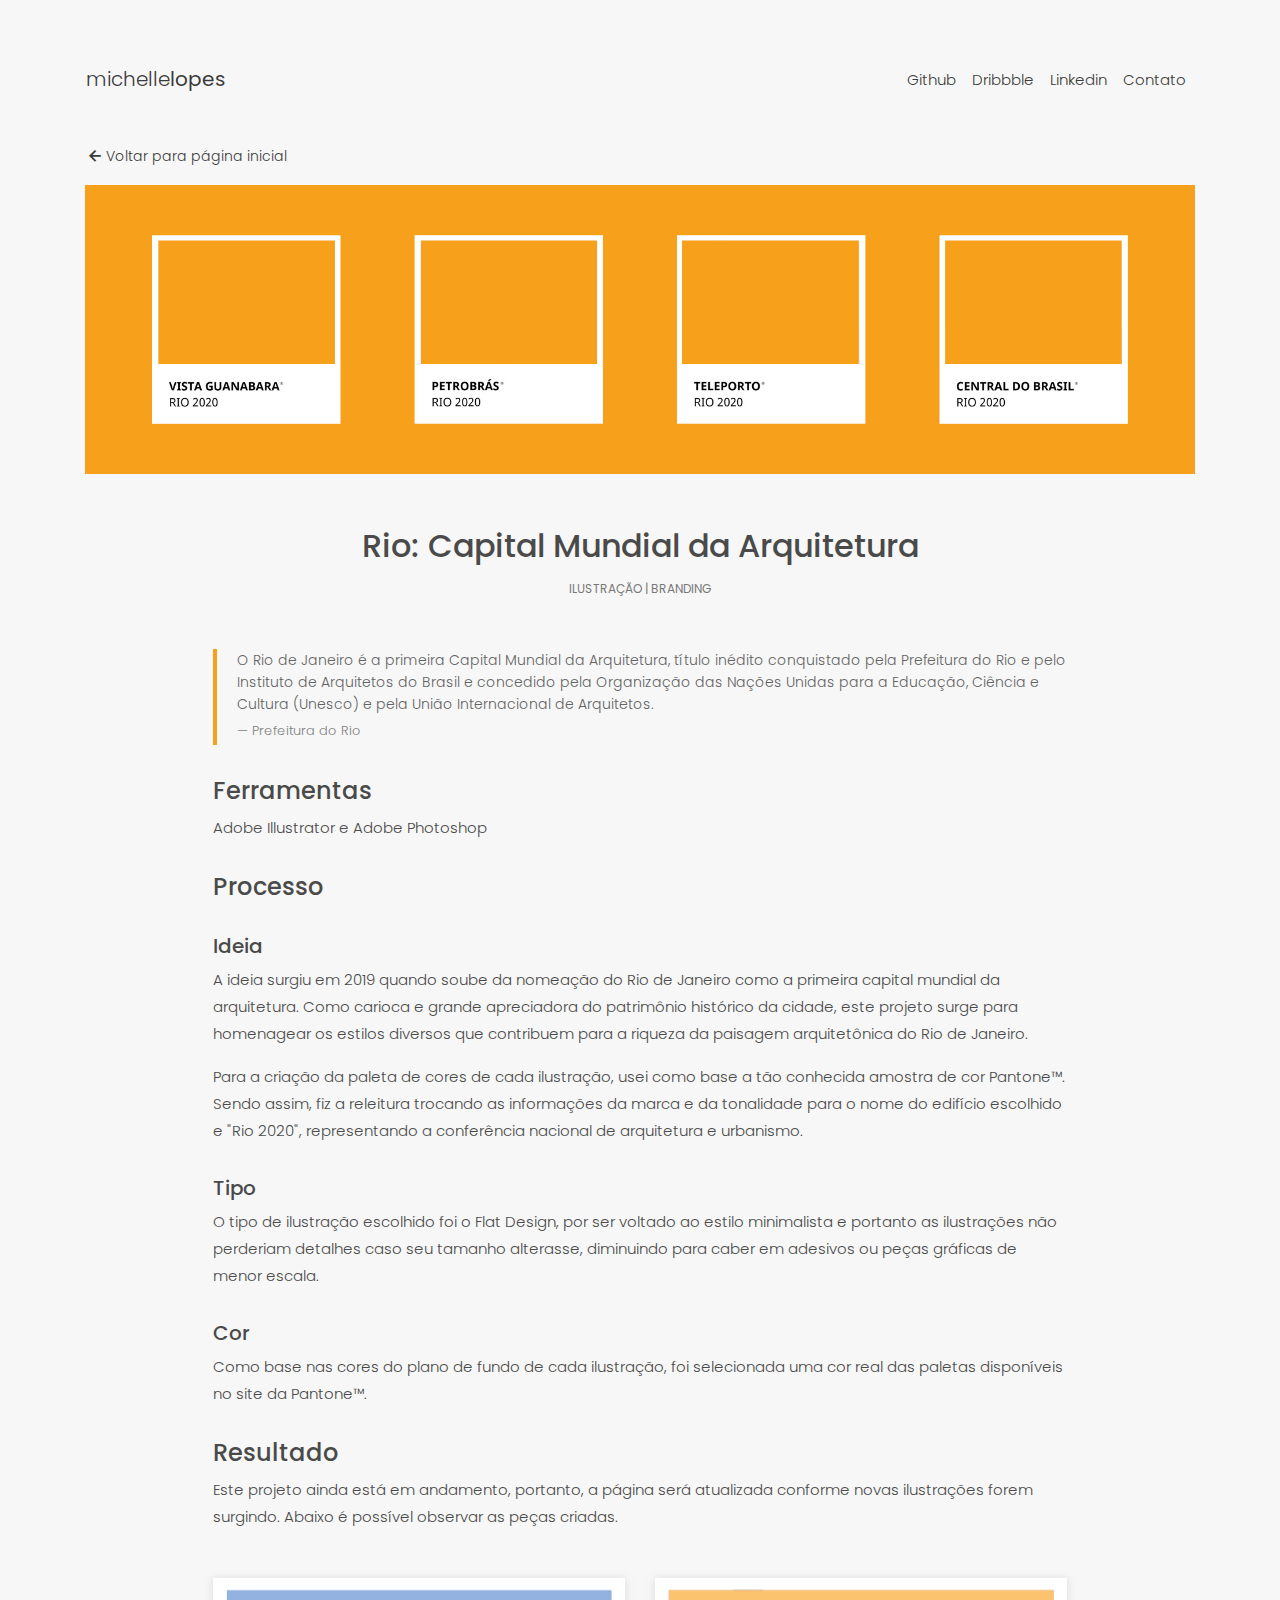
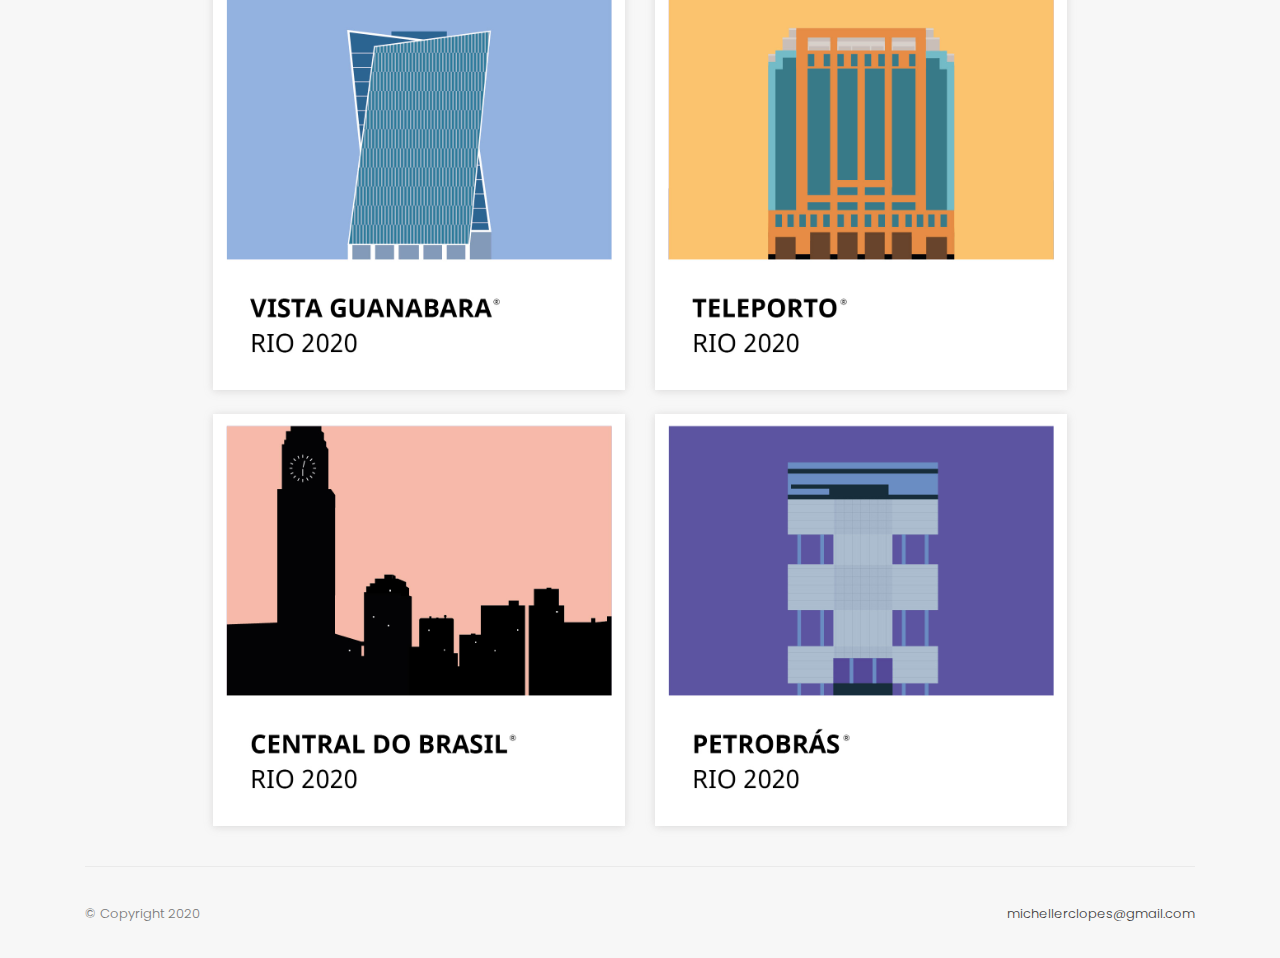
<file: portfolio/rio-capital-mundial.html>
<!DOCTYPE html>
<html lang="pt-br">
  <head>
    <meta charset="utf-8">
    <meta content="width=device-width, initial-scale=1.0" name="viewport">
    <title>Michelle Lopes | Rio Capital Mundial da Arquitetura</title>
    <meta content="Front-end Developer and UI Designer Portfolio" name="descriptison">
    <meta content="freelancer, web design, web development, frontend, front-end, developer, development, design, user interface design, portfolio, UX, UI" name="keywords">
    <meta property="og:title" content="Michelle Lopes | Rio Capital Mundial da Arquitetura">
    <meta property="og:description" content="Projeto Rio Capital Mundial da Arquitetura">
    <meta property="og:image" content="https://michellerclopes.github.io/">
    <meta property="og:url" content="https://michellerclopes.github.io/thumbnail.jpg">
    <link rel="apple-touch-icon" sizes="180x180" href="../assets/img/apple-touch-icon.png">
    <link rel="icon" type="image/png" sizes="32x32" href="../assets/img/favicon-32x32.png">
    <link rel="icon" type="image/png" sizes="16x16" href="../assets/img/favicon-16x16.png">
    <link href="../assets/vendor/bootstrap/css/bootstrap.min.css" rel="stylesheet">
    <link rel="stylesheet" href="../assets/vendor/boxicons/css/boxicons.min.css">
    <link href="../assets/css/style.css" rel="stylesheet">
  </head>
  <body>
  <nav class="navbar navbar-expand-sm container d-flex mt-5">
    <div>
      <a class="navbar-brand" href="../index.html">michelle<strong>lopes</strong></a>
    </div>
    <button class="navbar-toggler p-0" type="button" data-toggle="collapse" data-target="#collapsibleNavbar">
      <i class='bx bx-menu'></i>
    </button>
    <div class="collapse navbar-collapse justify-content-end" id="collapsibleNavbar">
      <ul class="navbar-nav">
        <li class="nav-item">
          <a class="nav-link" target="_blank" href="https://github.com/michellerclopes">Github</a>
        </li>
        <li class="nav-item">
          <a class="nav-link" target="_blank" href="https://dribbble.com/michellerclopes">Dribbble</a>
        </li>
        <li class="nav-item">
          <a class="nav-link" target="_blank" href="https://www.linkedin.com/in/michellerclopes/">Linkedin</a>
        </li>
        <li class="nav-item">
          <a class="nav-link" target="_blank" href="https://t.me/michellerclopes">Contato</a>
        </li>
      </ul>
    </div>  
  </nav>
  <div class="container inner-portfolio">
    <a href="../index.html" class="btn-voltar"><i class='bx bx-left-arrow-alt'></i>Voltar para página inicial</a>
    <div class="mt-3">
      <img src="img/rio-capital-mundial/banner.jpg" alt="" class="img-fluid">
    </div>
    <div class="inner-section-title portfolio-m">
      <h2>Rio: Capital Mundial da Arquitetura</h2>
      <small>ILUSTRAÇÃO | BRANDING</small>
    </div>
    <div class="py-2 portfolio-m">
      <blockquote class="blockquote my-2 d-flex">
        <p class="mb-1"> O Rio de Janeiro é a primeira Capital Mundial da Arquitetura, título inédito conquistado pela Prefeitura do Rio e pelo Instituto de Arquitetos do Brasil e concedido pela Organização das Nações Unidas para a Educação, Ciência e Cultura (Unesco) e pela União Internacional de Arquitetos. <br> <span class="blockquote-footer">Prefeitura do Rio</cite></span></p>
      </blockquote>
      <h4>Ferramentas</h4>
      <p>Adobe Illustrator e Adobe Photoshop</p>
      <h4>Processo</h4>
      <h5>Ideia</h5>
      <p>A ideia surgiu em 2019 quando soube da nomeação do Rio de Janeiro como a primeira capital mundial da arquitetura. Como carioca e grande apreciadora do patrimônio histórico da cidade, este projeto surge para homenagear os estilos diversos que contribuem para a riqueza da paisagem arquitetônica do Rio de Janeiro.</p>
      <p>Para a criação da paleta de cores de cada ilustração, usei como base a tão conhecida amostra de cor Pantone™. Sendo assim, fiz a releitura trocando as informações da marca e da tonalidade para o nome do edifício escolhido e "Rio 2020", representando a conferência nacional de arquitetura e urbanismo.</p>
      <h5>Tipo</h5>
      <p>O tipo de ilustração escolhido foi o Flat Design, por ser voltado ao estilo minimalista e portanto as ilustrações não perderiam detalhes caso seu tamanho alterasse, diminuindo para caber em adesivos ou peças gráficas de menor escala.</p>
      <h5>Cor</h5>
      <p>Como base nas cores do plano de fundo de cada ilustração, foi selecionada uma cor real das paletas disponíveis no site da Pantone™.</p>
      <h4>Resultado</h4>
      <p>Este projeto ainda está em andamento, portanto, a página será atualizada conforme novas ilustrações forem surgindo. Abaixo é possível observar as peças criadas.</p>
    </div>
    <div class="row portfolio-m mt-4">
      <div class="col-12 col-md-6 mb-4">
        <img src="img/rio-capital-mundial/vista-guanabara.jpg" class="img-fluid img-pantone">
      </div>
      <div class="col-12 col-md-6 mb-4">
        <img src="img/rio-capital-mundial/teleporto.jpg" class="img-fluid img-pantone">
      </div>
      <div class="col-12 col-md-6 mb-4">
        <img src="img/rio-capital-mundial/central.jpg" class="img-fluid img-pantone">
      </div>
      <div class="col-12 col-md-6 mb-4">
        <img src="img/rio-capital-mundial/petrobras.jpg" class="img-fluid img-pantone">
      </div>
    </div>
    
  </div>
  <footer id="footer">
    <div class="container">
      <hr>
      <div class="credits d-flex justify-content-between">
        <div class="">
          © Copyright 2020
        </div>
        <div class="">
          <a href="mailto:michellerclopes@gmail.com">michellerclopes@gmail.com</a>
        </div>
      </div>
    </div>
  </footer>
  <script src="../assets/vendor/jquery/jquery.min.js"></script>
  <script src="../assets/vendor/bootstrap/js/bootstrap.bundle.min.js"></script>
</body>
</html>
</file>
<file: assets/css/style.css>
@import url('https://fonts.googleapis.com/css2?family=Poppins:wght@300;400;500&display=swap');

html {
	scroll-behavior: smooth;
}
body {
  font-family: 'Poppins', sans-serif;
  color: #4a4a4a;
  background: #f7f7f7;
  font-weight: 300;
  font-size: 15px;
  line-height: 1.8;
}

a, .bx-menu {
  color: #3b3b3b;
}

a:hover {
  color: #F6A11B;
  text-decoration: none;
}

h1, h2, h3, h4, h5, h6 {
  font-family: 'Poppins', sans-serif;
}

hr {
  border-top: 1px solid rgba(130, 130, 130, 0.1);
}

blockquote {
  border-left: 4px solid #f7a01b;
  padding-left: 20px;
}

blockquote p {
  font-size: 14px !important;
}

.bx {
  font-size: 1.8rem !important;
}

.btn-voltar {
  font-size: 14px;
}
.btn-voltar i {
  font-size: 21px !important;
  vertical-align: text-bottom;
}

blockquote {
  font-size: 15px !important;
  color: #636363;
  line-height: 1.6;
}

.blockquote-footer {
  display: block;
  font-size: 92%;
  color: #808080;
  margin-top: 5px;
}


/*--------------------------------------------------------------
# Hero Section
--------------------------------------------------------------*/
#hero {
  width: 100%;
  height: auto;
  position: relative;
  margin: 122px 0 20px 0;
  padding: 0;
}

.hero-intro .logo img {
  width: 3rem;
}

.hero-intro .logo {
  margin-bottom: 2rem;
}

#hero h1 {
  margin: 0 0 10px 0;
  font-size: 25px;
  color: #3b3b3b;
}

#hero h2 {
  color: #4a4a4a;
  margin-bottom: 24px;
  font-weight: 300;
  font-size: 17px;
  line-height: 1.5;
}

#hero h2 span {
  font-weight: 500;
}


@media (min-width: 1024px) {
  #hero {
    background-attachment: fixed;
  }
}

@media (max-width: 992px) {
  #hero {
    height: auto;
    margin: 122px 0 50px 0;
  }
}

@media (max-width: 768px) {
  #hero {
    height: auto;
    margin: 65px 0 20px 0;
  }
  #hero h1 {
    font-size: 22px;
    line-height: 36px;
  }
  #hero h2 {
    font-size: 16px;
    line-height: 24px;
  }
  .hero-intro .logo img {
    width: 5rem;
  }
  #footer .credits {
    display: block !important;
  }
  .h2, h2 {
    font-size: 1.5rem;
  }
  .h4, h4 {
    font-size: 1.3rem;
  }
  .h5, h5 {
    font-size: 1.15rem;
  }
  .portfolio-m {
    padding-left: 0 !important;
    padding-right: 0 !important;
  }
  blockquote p {
    font-size: 13px !important;
  }
  p {
    font-size: 14px;
  }
}

/*--------------------------------------------------------------
# Portfolio Page
--------------------------------------------------------------*/

.inner-section-title {
  padding: 2rem 0;
  margin-top: 1rem;
  text-align: center;
}

.inner-section-title small {
  color: #797979;
  font-weight: 400;
}

.inner-section-title h2 {
  margin-top: 5px;
}

.inner-portfolio {
  margin-top: 2rem;
}

.img-ferramentas {
  max-width: 24px;
}

.inner-portfolio ul {
  list-style-type: none;
}

.img-pantone {
  box-shadow: 0px 1px 8px rgba(165, 164, 164, 0.35);
}

.inner-portfolio h5, .inner-portfolio h4 {
  margin-top: 2rem;
}

.bxs-quote-alt-left {
  color: #f6a11b;
  margin-right: 8px;
  font-size: 2rem !important;
  margin-top: -8px;
}

.portfolio-m {
  padding-left: 8rem;
  padding-right: 8rem;
}

/*--------------------------------------------------------------
# Sections General
--------------------------------------------------------------*/
section {
  padding: 15px 0;
  overflow: hidden;
}


.section-title {
  padding-bottom: 40px;
  text-align: center;
}

.section-title h2 {
  font-size: 36px;
  font-weight: 300;
  margin-bottom: 20px;
  padding-bottom: 0;
  color: #14213d;
}

.section-title p {
  margin-bottom: 0;
}

/*--------------------------------------------------------------
# Portfolio
--------------------------------------------------------------*/
.portfolio .portfolio-item {
  margin-bottom: 30px;
}

.portfolio #portfolio-flters {
  padding: 0;
  margin-bottom: 22px;
  list-style: none;
  padding: 8px 0px;
}


.portfolio #portfolio-flters li {
  cursor: pointer;
  display: inline-block;
  padding: 10px 15px 8px 15px;
  font-size: 14px;
  font-weight: 500;
  line-height: 1;
  color: #3b3b3b;
  margin-bottom: 5px;
  transition: all 0.3s ease-in-out;
}

.portfolio #portfolio-flters li:hover, .portfolio #portfolio-flters li.filter-active {
  color: #F6A11B;
}

.portfolio #portfolio-flters li:last-child {
  margin-right: 0;
}

.portfolio .portfolio-wrap {
  transition: 0.3s;
  position: relative;
  overflow: hidden;
  z-index: 1;
  background: rgba(0, 0, 0, 0.6);
}

.portfolio .portfolio-wrap::before {
  content: "";
  background: #f6a11b;
  position: absolute;
  left: 30px;
  right: 30px;
  top: 30px;
  bottom: 30px;
  transition: all ease-in-out 0.3s;
  z-index: 2;
  opacity: 0;
}

.portfolio .portfolio-wrap .portfolio-info {
  opacity: 0;
  position: absolute;
  top: 0;
  left: 0;
  right: 0;
  bottom: 0;
  text-align: center;
  z-index: 3;
  transition: all ease-in-out 0.3s;
  display: flex;
  flex-direction: column;
  justify-content: center;
  align-items: center;
}

.portfolio .portfolio-wrap .portfolio-info::before {
  display: block;
  content: "";
  width: 48px;
  height: 48px;
  position: absolute;
  top: 35px;
  left: 35px;
  border-top: 3px solid #fff;
  border-left: 3px solid #fff;
  transition: all 0.5s ease 0s;
  z-index: 9994;
}

.portfolio .portfolio-wrap .portfolio-info::after {
  display: block;
  content: "";
  width: 48px;
  height: 48px;
  position: absolute;
  bottom: 35px;
  right: 35px;
  border-bottom: 3px solid #fff;
  border-right: 3px solid #fff;
  transition: all 0.5s ease 0s;
  z-index: 9994;
}

.portfolio .portfolio-wrap .portfolio-info h4 {
  font-size: 20px;
  color: #fff;
  font-weight: 500;
}

.portfolio .portfolio-wrap .portfolio-info p {
  color: #ffffff;
  font-size: 14px;
  padding: 0;
  margin: 0;
}

.portfolio .portfolio-wrap:hover::before {
  top: 0;
  left: 0;
  right: 0;
  bottom: 0;
  opacity: 1;
}

.portfolio .portfolio-wrap:hover .portfolio-info {
  opacity: 1;
}

.portfolio .portfolio-wrap:hover .portfolio-info::before {
  top: 15px;
  left: 15px;
}

.portfolio .portfolio-wrap:hover .portfolio-info::after {
  bottom: 15px;
  right: 15px;
}

/*--------------------------------------------------------------
# Footer
--------------------------------------------------------------*/
#footer {
  padding: 0 0 10px 0;
  color: #787878;
  font-size: 14px;
}
#footer .credits {
  padding-top: 12px;
  margin: 23px 0;
  text-align: center;
  font-size: 13px;
  color: #787878;
}
</file>
